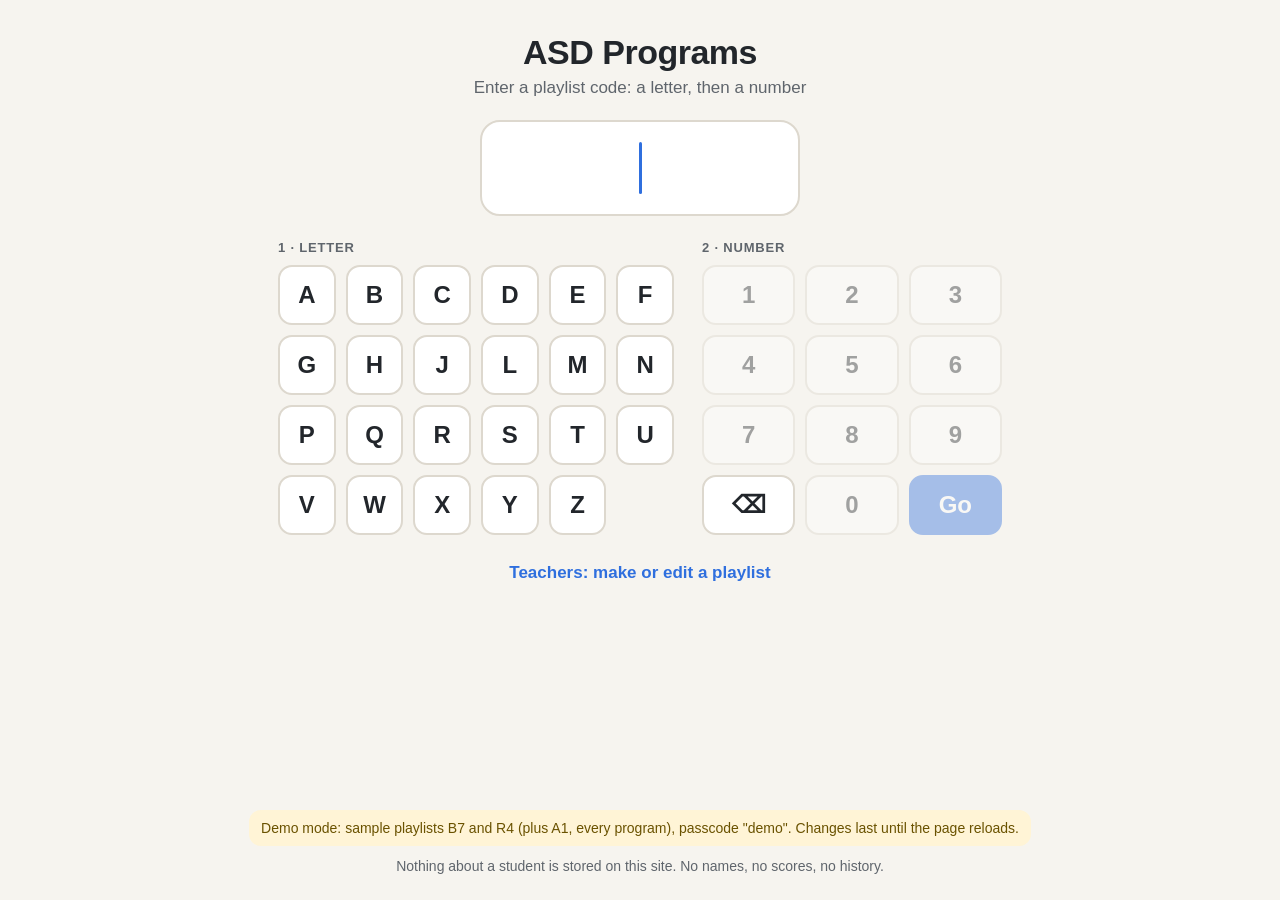
<file: index.html>
<!DOCTYPE html>
<html lang="en">
<head>
<meta charset="utf-8">
<meta name="viewport" content="width=device-width, initial-scale=1, maximum-scale=1, user-scalable=no">
<meta name="apple-mobile-web-app-title" content="ASD Programs">
<meta name="referrer" content="no-referrer">
<title>ASD Programs</title>
<link rel="stylesheet" href="shared/shell.css">
</head>
<body>
<div id="app"></div>

<script src="shared/config.js"></script>
<script src="shared/engine.js"></script>
<script src="shared/store.js"></script>
<script src="shared/qr.js"></script>
<!-- Programs: one script per program. Add new programs here. -->
<script src="programs/color-id/common.js"></script>
<script src="programs/color-id-receptive/program.js"></script>
<script src="programs/color-id-expressive/program.js"></script>
<script src="programs/addition-facts/program.js"></script>
<script src="programs/spelling/program.js"></script>
<script src="programs/sound-recognition-receptive/program.js"></script>
<script src="shared/app.js"></script>
</body>
</html>
</file>
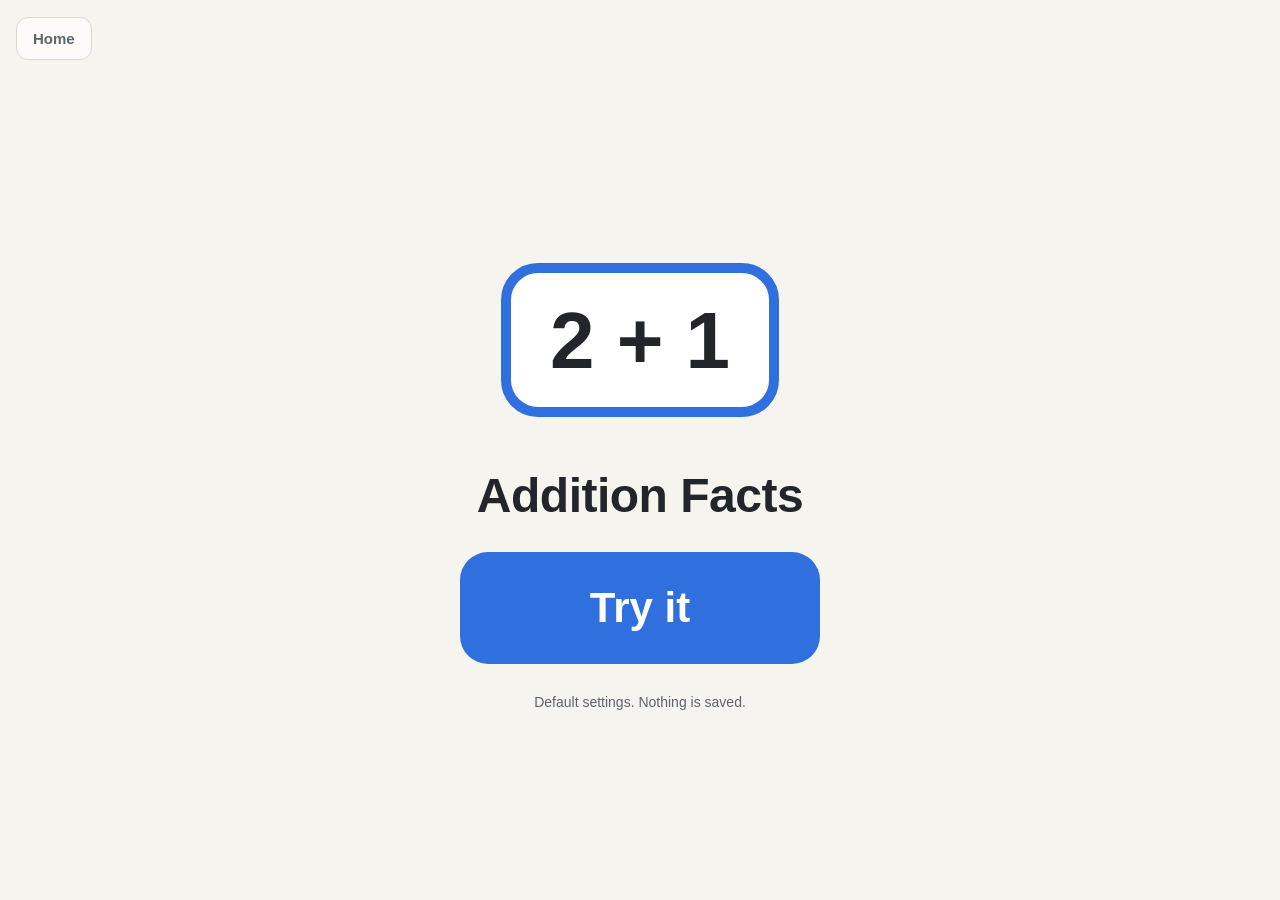
<file: programs/addition-facts/index.html>
<!DOCTYPE html>
<html lang="en">
<head>
<meta charset="utf-8">
<meta name="viewport" content="width=device-width, initial-scale=1">
<title>Addition Facts</title>
<!-- Addition Facts runs inside the site shell. This page opens it there with default settings. -->
<meta http-equiv="refresh" content="0; url=../../?try=addition-facts">
</head>
<body style="background:#F6F4EF;font-family:-apple-system,sans-serif">
<p><a href="../../?try=addition-facts">Open Addition Facts</a></p>
</body>
</html>
</file>
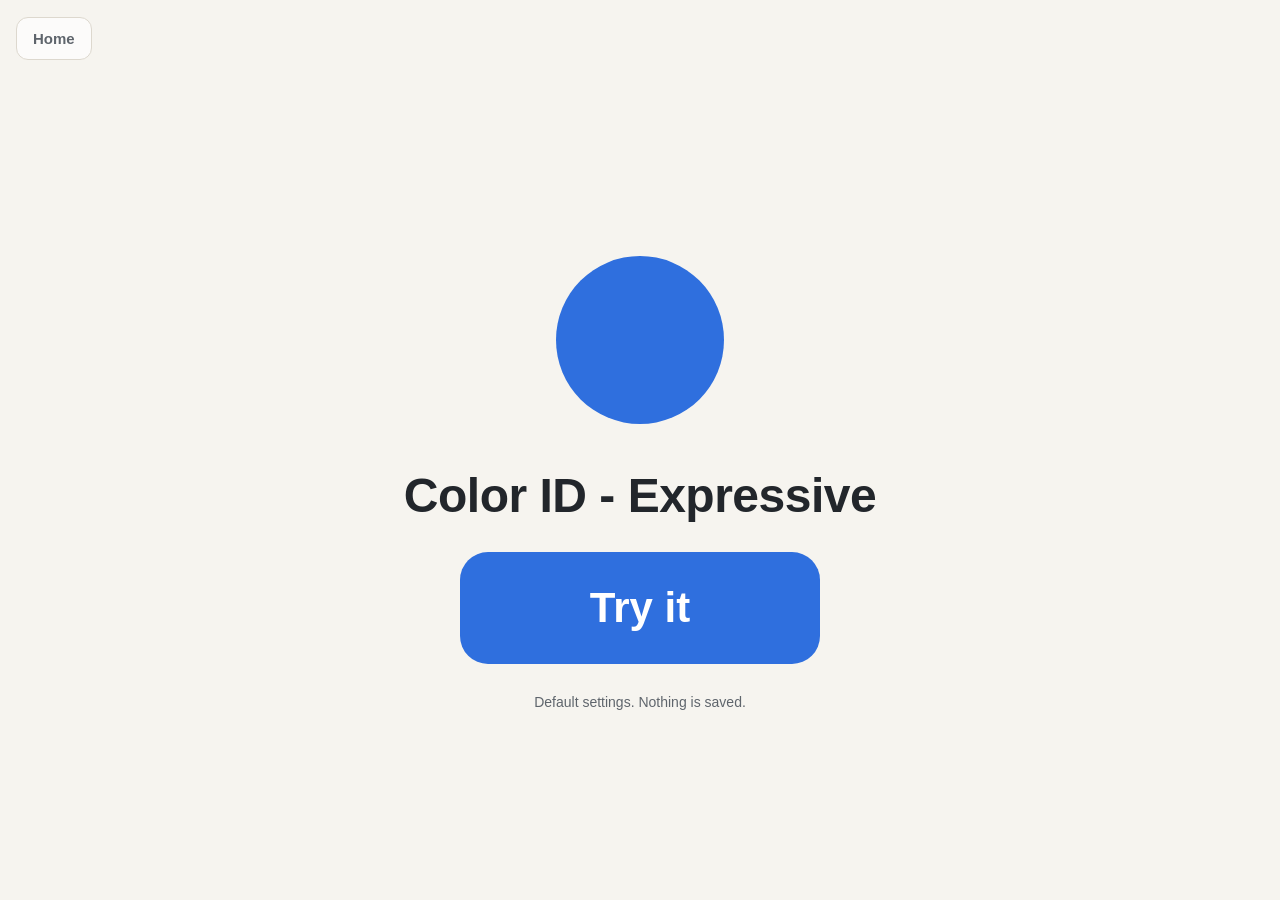
<file: programs/color-id-expressive/index.html>
<!DOCTYPE html>
<html lang="en">
<head>
<meta charset="utf-8">
<meta name="viewport" content="width=device-width, initial-scale=1">
<title>Color ID - Expressive</title>
<!-- This page opens the program in the site shell with default settings. -->
<meta http-equiv="refresh" content="0; url=../../?try=color-id-expressive">
</head>
<body style="background:#F6F4EF;font-family:-apple-system,sans-serif">
<p><a href="../../?try=color-id-expressive">Open Color ID - Expressive</a></p>
</body>
</html>
</file>
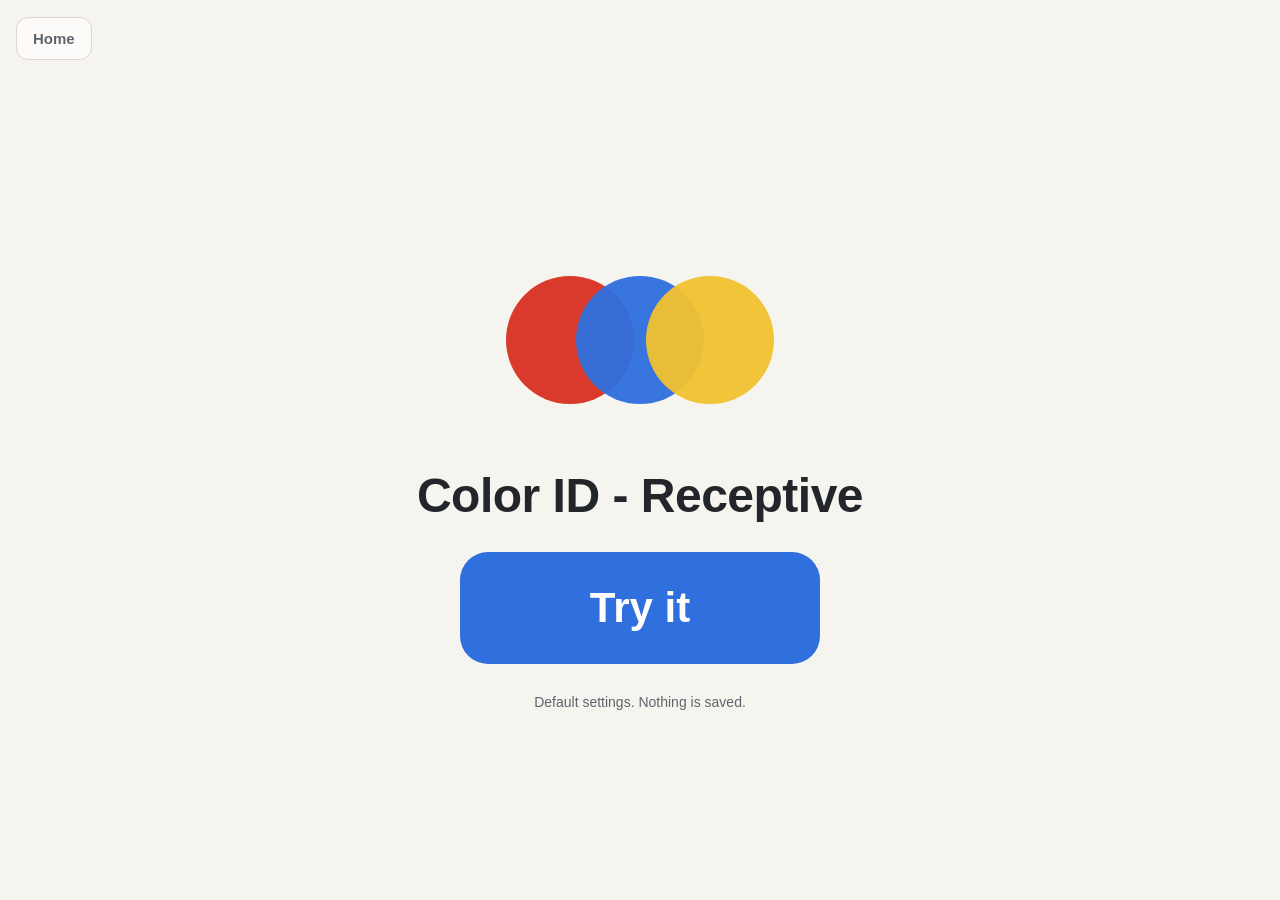
<file: programs/color-id-receptive/index.html>
<!DOCTYPE html>
<html lang="en">
<head>
<meta charset="utf-8">
<meta name="viewport" content="width=device-width, initial-scale=1">
<title>Color ID - Receptive</title>
<!-- This page opens the program in the site shell with default settings. -->
<meta http-equiv="refresh" content="0; url=../../?try=color-id-receptive">
</head>
<body style="background:#F6F4EF;font-family:-apple-system,sans-serif">
<p><a href="../../?try=color-id-receptive">Open Color ID - Receptive</a></p>
</body>
</html>
</file>
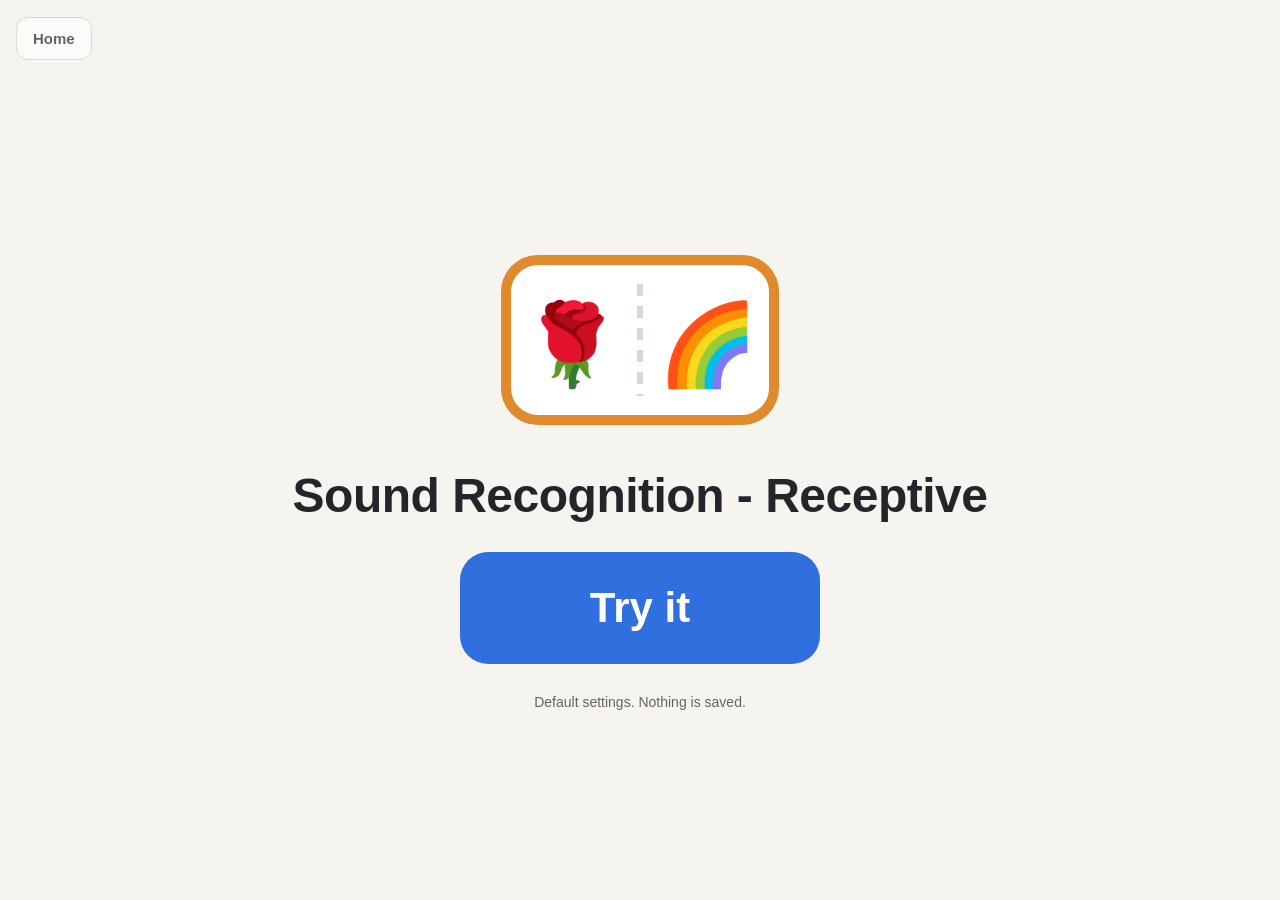
<file: programs/sound-recognition-receptive/index.html>
<!DOCTYPE html>
<html lang="en">
<head>
<meta charset="utf-8">
<meta name="viewport" content="width=device-width, initial-scale=1">
<title>Sound Recognition - Receptive</title>
<!-- Sound Recognition - Receptive runs inside the site shell. This page opens it there with default settings. -->
<meta http-equiv="refresh" content="0; url=../../?try=sound-recognition-receptive">
</head>
<body style="background:#F6F4EF;font-family:-apple-system,sans-serif">
<p><a href="../../?try=sound-recognition-receptive">Open Sound Recognition - Receptive</a></p>
</body>
</html>
</file>
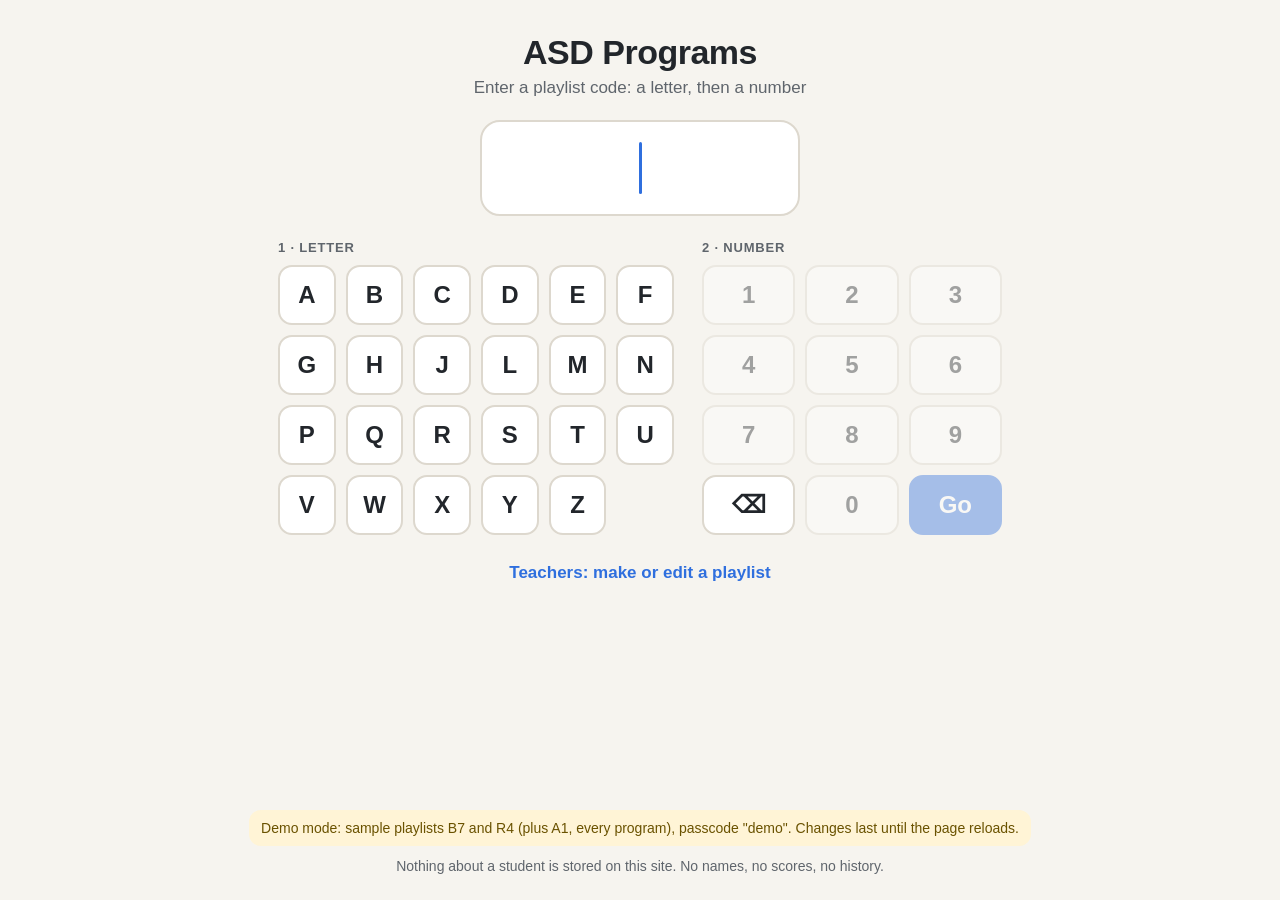
<file: programs/sound-recognition/index.html>
<!DOCTYPE html>
<html lang="en">
<head>
<meta charset="utf-8">
<meta name="viewport" content="width=device-width, initial-scale=1">
<title>Sound Recognition</title>
<!-- Sound Recognition runs inside the site shell. This page opens it there with default settings. -->
<meta http-equiv="refresh" content="0; url=../../?try=sound-recognition">
</head>
<body style="background:#F6F4EF;font-family:-apple-system,sans-serif">
<p><a href="../../?try=sound-recognition">Open Sound Recognition</a></p>
</body>
</html>
</file>
<file: shared/shell.css>
/* Site shell styles. Color ID is the visual model: warm background, white cards,
   blue accent, system font, large touch targets. No animations on student screens. */
:root {
  --bg: #F6F4EF;
  --ink: #22262B;
  --muted: #5F656C;
  --card: #FFFFFF;
  --soft: #FBFAF7;
  --line: #DDD8CE;
  --accent: #2F6FDE;
  --accent-soft: #EAF1FD;
  --good: #2E9E44;
  --good-soft: #E5F4E4;
  --warn: #C9541A;
  --warn-soft: #F9ECE7;
  --cat-math: #2F6FDE;
  --cat-literacy: #E08A2E;
  --cat-life: #2E9E44;
}
* { box-sizing: border-box; }
html, body { margin: 0; height: 100%; }
body {
  background: var(--bg); color: var(--ink);
  font-family: -apple-system, BlinkMacSystemFont, "Segoe UI", Roboto, Helvetica, Arial, sans-serif;
  -webkit-user-select: none; user-select: none;
  -webkit-tap-highlight-color: transparent;
  -webkit-touch-callout: none;
  touch-action: manipulation;
  overflow: hidden;
}
input, textarea { -webkit-user-select: text; user-select: text; }
button { font: inherit; color: inherit; cursor: pointer; touch-action: manipulation; }
a { color: var(--accent); }
[hidden] { display: none !important; }

#app { position: absolute; inset: 0; }
.screen { position: absolute; inset: 0; display: flex; flex-direction: column; }
.scroll { overflow-y: auto; -webkit-overflow-scrolling: touch; }

/* ---------- Shared bits ---------- */
h1 { font-size: 34px; line-height: 40px; margin: 0; letter-spacing: -0.5px; }
.sub { color: var(--muted); margin: 4px 0 0; font-size: 17px; line-height: 24px; }
.label { font-size: 13px; font-weight: 700; letter-spacing: 0.8px; text-transform: uppercase; color: var(--muted); margin: 0; }
.link { background: none; border: none; padding: 8px 0; font-size: 16px; font-weight: 600; color: var(--accent); }
.page { width: 100%; max-width: 820px; margin: 0 auto; padding: 36px 24px 48px; display: flex; flex-direction: column; gap: 16px; }
.head { display: flex; justify-content: space-between; align-items: flex-end; gap: 16px; margin-bottom: 8px; }
.group { background: var(--card); border: 1px solid var(--line); border-radius: 16px; padding: 16px 18px; }
.group h2 { margin: 0 0 12px; }
.btn {
  min-height: 52px; padding: 0 22px; border-radius: 14px; border: 2px solid var(--line); background: var(--soft);
  font-size: 17px; font-weight: 600; display: inline-flex; align-items: center; justify-content: center; text-decoration: none; color: var(--ink);
}
.btn.primary { background: var(--accent); border-color: var(--accent); color: #fff; font-weight: 700; }
.btn.small { min-height: 44px; padding: 0 16px; font-size: 15px; border-radius: 12px; }
.btn.wide { width: 100%; }
.btn:disabled { opacity: .45; cursor: default; }
.big-start { min-height: 72px; font-size: 24px; border-radius: 16px; }
.note { color: var(--muted); font-size: 14px; line-height: 20px; text-align: center; margin: 0; }
.msg { border-radius: 12px; padding: 12px 14px; font-size: 15px; line-height: 21px; }
.msg.err { background: var(--warn-soft); color: #8A3A10; }
.msg.ok { background: var(--good-soft); color: #1F6A2E; }
.demo-banner { background: #FFF4D6; color: #6A5200; font-size: 14px; line-height: 20px; text-align: center; padding: 8px 12px; border-radius: 12px; }

/* segmented choice */
.seg { display: flex; gap: 8px; flex-wrap: wrap; }
.seg button {
  flex: 1 1 0; min-width: 120px; padding: 12px 10px; border-radius: 12px;
  border: 2px solid var(--line); background: var(--soft); font-size: 17px; font-weight: 600; text-align: center;
}
.seg button small { display: block; font-weight: 400; font-size: 13px; color: var(--muted); margin-top: 3px; }
.seg button.sel { border-color: var(--accent); background: var(--accent-soft); }
.row { display: flex; align-items: center; justify-content: space-between; gap: 16px; padding: 8px 0; font-size: 17px; }
.row + .row { border-top: 1px solid #EEEAE2; }
.row .hint { color: var(--muted); font-size: 13px; display: block; margin-top: 2px; }
.toggle { width: 58px; height: 34px; border-radius: 17px; border: none; background: #CFCAC0; position: relative; flex: none; padding: 0; }
.toggle::after { content: ""; position: absolute; top: 3px; left: 3px; width: 28px; height: 28px; border-radius: 50%; background: #fff; box-shadow: 0 1px 3px rgba(0,0,0,.2); }
.toggle.sel { background: var(--good); }
.toggle.sel::after { left: 27px; }
.words .hint { color: var(--muted); font-size: 14px; margin: -6px 0 10px; }
.words textarea { width: 100%; min-height: 150px; padding: 12px 14px; border-radius: 12px; border: 2px solid var(--line); background: var(--soft);
  font: 18px/1.5 -apple-system, BlinkMacSystemFont, "Segoe UI", Roboto, Helvetica, Arial, sans-serif; color: var(--ink); resize: vertical; }
.words textarea:focus { outline: none; border-color: var(--accent); }
.words-foot { display: flex; justify-content: space-between; align-items: center; gap: 12px; margin-top: 6px; font-size: 14px; color: var(--muted); }
.words-skip { margin: 6px 0 0; font-size: 14px; color: #8A3A10; }
.stepper { display: flex; align-items: center; gap: 10px; }
.stepper button { width: 44px; height: 44px; border-radius: 12px; border: 2px solid var(--line); background: var(--soft); font-size: 22px; font-weight: 700; padding: 0; }
.stepper span { min-width: 36px; text-align: center; font-size: 20px; font-weight: 700; }
.chips { display: flex; gap: 6px; flex-wrap: wrap; margin-top: 10px; }
.chip { display: inline-flex; align-items: center; gap: 6px; font-size: 14px; padding: 4px 10px 4px 4px; border-radius: 20px; background: #F2EFE8; }
.chip i { width: 18px; height: 18px; border-radius: 50%; display: inline-block; border: 1px solid rgba(0,0,0,.15); }

/* category legend + program cards (staff screens only) */
.legend { display: flex; gap: 18px; flex-wrap: wrap; font-size: 14px; font-weight: 600; color: #3E444A; }
.legend span { display: flex; align-items: center; gap: 6px; }
.legend i { width: 14px; height: 14px; border-radius: 4px; display: block; }
.pcard {
  background: var(--card); border: 1px solid var(--line); border-radius: 16px; overflow: hidden;
  display: flex; align-items: center; gap: 16px; padding: 14px 18px 14px 0; text-align: left; width: 100%; color: var(--ink);
}
.pcard .cat-end { align-self: stretch; width: 12px; flex: none; margin: -14px 6px -14px 0; }
.pcard .icon { width: 64px; height: 44px; flex: none; display: flex; align-items: center; justify-content: center; }
.pcard .icon svg { width: 64px; height: 44px; }
.pcard .txt { flex-grow: 1; display: flex; flex-direction: column; gap: 4px; min-width: 0; }
.pcard .name { display: flex; align-items: baseline; gap: 12px; flex-wrap: wrap; }
.pcard .name b { font-size: 21px; }
.pcard .cat { font-size: 12px; font-weight: 700; letter-spacing: 0.6px; text-transform: uppercase; }
.pcard .summary { font-size: 15px; color: var(--muted); }
.pcard .chev { width: 14px; height: 24px; flex: none; }
.pcard .acts { display: flex; gap: 8px; flex: none; flex-wrap: wrap; justify-content: flex-end; }
button.pcard { font: inherit; }

/* ---------- Home: code entry ---------- */
.home { align-items: center; padding: 32px 24px 24px; overflow-y: auto; }
.code-box {
  width: 320px; height: 96px; background: var(--card); border: 2px solid var(--line); border-radius: 20px;
  display: flex; align-items: center; justify-content: center; gap: 4px; font-size: 60px; font-weight: 700; letter-spacing: 2px; margin-top: 20px;
}
.code-box .caret { width: 3px; height: 52px; background: var(--accent); border-radius: 2px; }
.code-box .ph { color: #C9C3B8; }
.pads { margin-top: 24px; display: flex; gap: 28px; align-items: flex-start; flex-wrap: wrap; justify-content: center; }
.pad { display: flex; flex-direction: column; gap: 10px; }
.letters { width: 396px; max-width: 100%; display: grid; grid-template-columns: repeat(6, minmax(0, 1fr)); gap: 10px; }
.numbers { width: 300px; display: grid; grid-template-columns: repeat(3, minmax(0, 1fr)); gap: 10px; }
.key { height: 60px; border-radius: 14px; border: 2px solid var(--line); background: var(--card); font-size: 24px; font-weight: 700; padding: 0; }
.key.sel { border-color: var(--accent); background: var(--accent-soft); }
.key.go { background: var(--accent); border-color: var(--accent); color: #fff; }
.key:disabled { opacity: .4; }
.home-foot { margin-top: auto; padding-top: 24px; }

/* ---------- Student screens ---------- */
.topbar { display: flex; justify-content: space-between; align-items: center; padding: 14px 16px; min-height: 76px; position: relative; z-index: 5; }
.ghost {
  background: rgba(255,255,255,.7); border: 1px solid var(--line); border-radius: 12px; padding: 12px 16px;
  font-size: 15px; font-weight: 600; color: var(--muted); min-width: 64px;
}
.staff-btn.holding { background: var(--accent-soft); border-color: var(--accent); color: var(--accent); }
.tag { font-size: 15px; font-weight: 600; color: var(--muted); }
.stage { flex-grow: 1; display: flex; flex-direction: column; align-items: center; justify-content: center; position: relative; padding-bottom: 24px; }

.menu-grid { display: grid; grid-template-columns: repeat(3, minmax(0, 1fr)); justify-content: center; gap: 28px; width: min(1000px, 92vw); }
.menu-grid.n1 { grid-template-columns: minmax(0, 340px); }
.menu-grid.n2, .menu-grid.n4 { grid-template-columns: repeat(2, minmax(0, 340px)); }
.scard {
  height: clamp(200px, 30vh, 280px); background: var(--card); border: 3px solid var(--line); border-radius: 28px;
  display: flex; flex-direction: column; align-items: center; justify-content: center; gap: 18px; padding: 12px;
}
.scard svg { width: 150px; height: 110px; }
.scard span { font-size: clamp(22px, 2.6vw, 30px); font-weight: 700; text-align: center; }
.pager { display: flex; align-items: center; gap: 24px; margin-top: 28px; }
.pager button { width: 96px; height: 72px; border-radius: 20px; border: 3px solid var(--line); background: var(--card); padding: 0; }
.pager button svg { width: 36px; height: 36px; }
.pager .dots { display: flex; gap: 8px; }
.pager .dots i { width: 12px; height: 12px; border-radius: 50%; background: #DCD7CD; display: block; }
.pager .dots i.now { background: var(--ink); }

.ready { gap: 28px; }
.ready svg { width: 300px; height: 200px; }
.ready h1 { font-size: 48px; line-height: 56px; }
.ready-start { width: 360px; max-width: 80vw; height: 112px; border-radius: 28px; border: none; background: var(--accent); color: #fff; font-size: 42px; font-weight: 700; }

/* Continue on a paused correction screen (ctx.afterCorrection). Sits at the bottom of the stage. */
.continue {
  position: absolute; left: 50%; bottom: 16px; transform: translateX(-50%); z-index: 6;
  display: flex; align-items: center; gap: 14px; height: 76px; padding: 0 40px; border-radius: 24px; border: none;
  background: var(--accent); color: #fff; font-size: 32px; font-weight: 700; box-shadow: 0 6px 18px rgba(0,0,0,.14);
}
.continue svg { width: 30px; height: 30px; }
.stage.has-continue { padding-bottom: 100px; }

.progress { display: flex; gap: 6px; flex-wrap: wrap; justify-content: center; max-width: 60vw; }
.progress i { width: 12px; height: 12px; border-radius: 50%; background: #DCD7CD; display: block; }
.progress i.done { background: #9AA3AD; }
.progress i.now { background: var(--ink); }

.end h1 { font-size: 56px; line-height: 64px; }
.end-art { width: 160px; height: 160px; }
.staff-strip {
  margin: 0 24px 28px; background: var(--card); border: 1px solid var(--line); border-radius: 16px; padding: 18px 22px;
  display: flex; align-items: center; gap: 24px; flex-wrap: wrap;
}
.staff-strip .score { display: flex; flex-direction: column; gap: 2px; flex: none; }
.staff-strip .score b { font-size: 30px; line-height: 36px; }
.staff-strip .score span { font-size: 14px; color: var(--muted); }
.staff-strip p { flex: 1 1 300px; margin: 0; font-size: 15px; line-height: 22px; color: #3E444A; }
.marks { display: flex; flex-wrap: wrap; gap: 6px; }
.marks span { width: 32px; height: 32px; border-radius: 9px; display: inline-flex; align-items: center; justify-content: center; font-weight: 700; font-size: 19px; }
.marks .p { background: var(--good-soft); color: #1F7A33; }
.marks .m { background: var(--warn-soft); color: #A8440F; }

/* ---------- Staff panel ---------- */
.scrim { position: absolute; inset: 0; background: rgba(34,38,43,.4); z-index: 20; border: none; padding: 0; width: 100%; }
.panel {
  position: absolute; right: 0; top: 0; bottom: 0; width: min(440px, 92vw); background: #fff; z-index: 21;
  padding: 28px 28px 24px; display: flex; flex-direction: column; gap: 14px; box-shadow: -8px 0 24px rgba(0,0,0,.12); overflow-y: auto;
}
.panel h1 { font-size: 26px; line-height: 32px; }
.panel .scorebox { background: var(--bg); border-radius: 16px; padding: 18px 20px; display: flex; flex-direction: column; gap: 10px; }
.panel .pct { display: flex; align-items: baseline; gap: 12px; }
.panel .pct b { font-size: 48px; line-height: 52px; }
.panel .pct span, .panel .ctx { font-size: 15px; color: var(--muted); }
.panel .spacer { flex-grow: 1; min-height: 8px; }

/* ---------- Modal (passcode, confirm) ---------- */
.modal-wrap { position: absolute; inset: 0; background: rgba(34,38,43,.45); z-index: 40; display: flex; align-items: center; justify-content: center; padding: 20px; }
.modal { background: #fff; border-radius: 20px; padding: 24px; width: min(460px, 100%); display: flex; flex-direction: column; gap: 14px; box-shadow: 0 10px 30px rgba(0,0,0,.2); }
.modal h2 { margin: 0; font-size: 24px; }
.modal p { margin: 0; color: var(--muted); font-size: 16px; line-height: 22px; }
.field { height: 52px; border: 2px solid var(--line); border-radius: 12px; padding: 0 14px; font: inherit; font-size: 20px; background: var(--soft); color: var(--ink); width: 100%; }
.field:focus { outline: none; border-color: var(--accent); }
.modal .acts { display: flex; gap: 10px; justify-content: flex-end; flex-wrap: wrap; }

/* ---------- Builder ---------- */
.reorder { display: flex; flex-direction: column; gap: 4px; flex: none; }
.reorder button { width: 40px; height: 32px; border-radius: 8px; border: 2px solid var(--line); background: var(--soft); padding: 0; font-size: 14px; }
.reorder button:disabled { opacity: .3; }
.add-btn { min-height: 56px; border-radius: 16px; border: 2px dashed #B9B2A5; background: transparent; font-size: 17px; font-weight: 600; color: #3E444A; }
.save-bar { display: flex; gap: 12px; align-items: flex-end; flex-wrap: wrap; }
.save-bar .grow { flex: 1 1 220px; display: flex; flex-direction: column; gap: 8px; }
.code-big { font-size: 34px; line-height: 52px; font-weight: 700; letter-spacing: 1px; }

/* ---------- QR print card ---------- */
.qr-card { align-items: center; justify-content: center; gap: 18px; background: #fff; text-align: center; }
.qr-card .qr svg { width: 300px; height: 300px; }
.qr-card .code-big { font-size: 64px; line-height: 72px; }
.qr-card p { margin: 0; font-size: 17px; line-height: 24px; color: var(--muted); max-width: 520px; }
@media print {
  body { overflow: visible; background: #fff; }
  .no-print { display: none !important; }
  .screen { position: static; }
}
.settings { display: flex; flex-direction: column; gap: 16px; }
</file>
